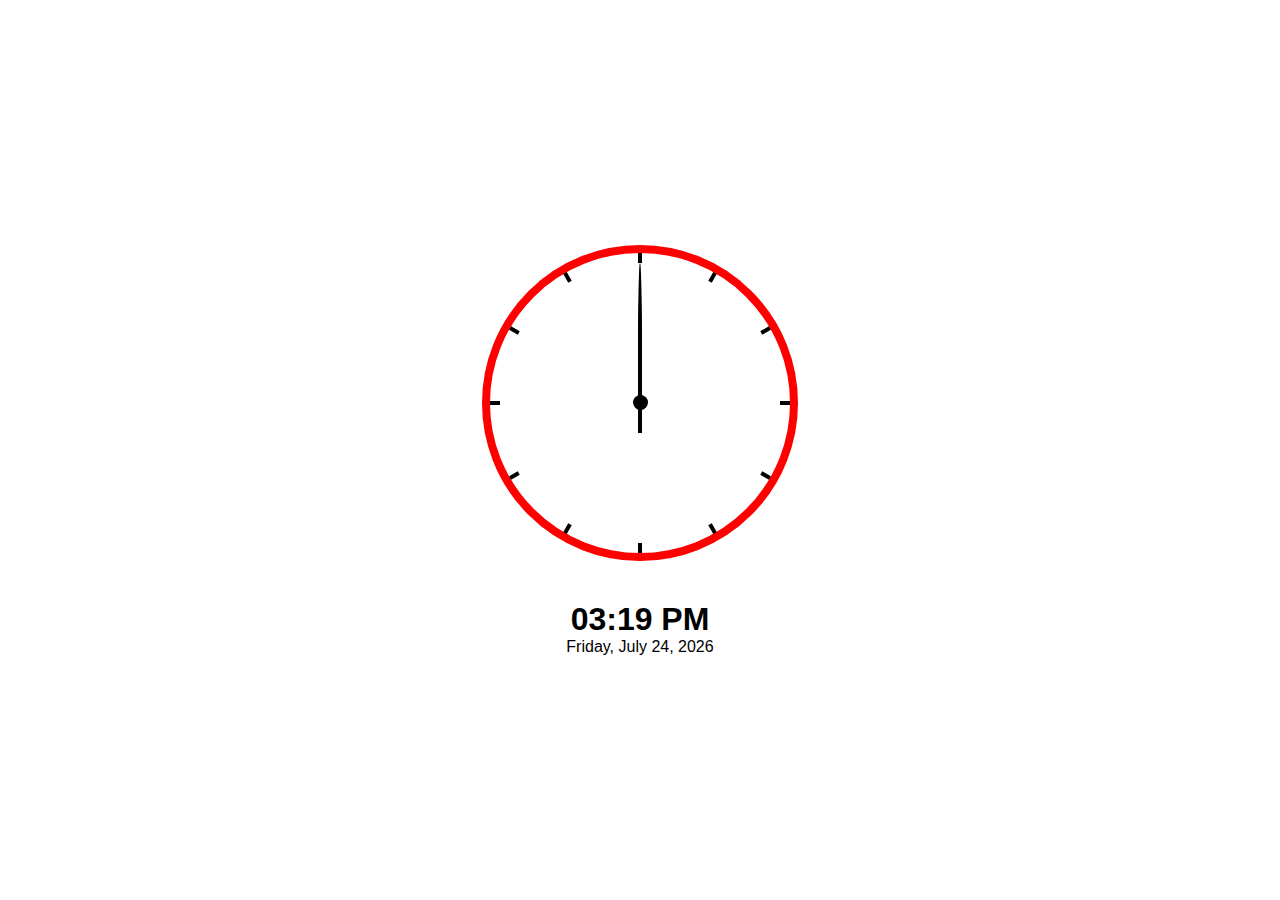
<file: analog clock/index.html>
<!DOCTYPE html>
<html lang="en">
  <head>
    <meta charset="UTF-8" />
    <meta name="viewport" content="width=device-width, initial-scale=1.0" />
    <title>Analog Clock</title>
    <link rel="stylesheet" href="styles.css" />
  </head>
  <body>
    <div class="container">
      <div class="clock">
        <div class="center"></div>
        <div class="hand second-hand">
          <div></div>
        </div>
        <div class="hand minute-hand">
          <div></div>
        </div>
        <div class="hand hour-hand">
          <div></div>
        </div>
      </div>
      <div class="day-time">
        <h1 class="time"></h1>
        <p class="day"></p>
      </div>
    </div>
    <script src="script.js"></script>
  </body>
</html>
</file>
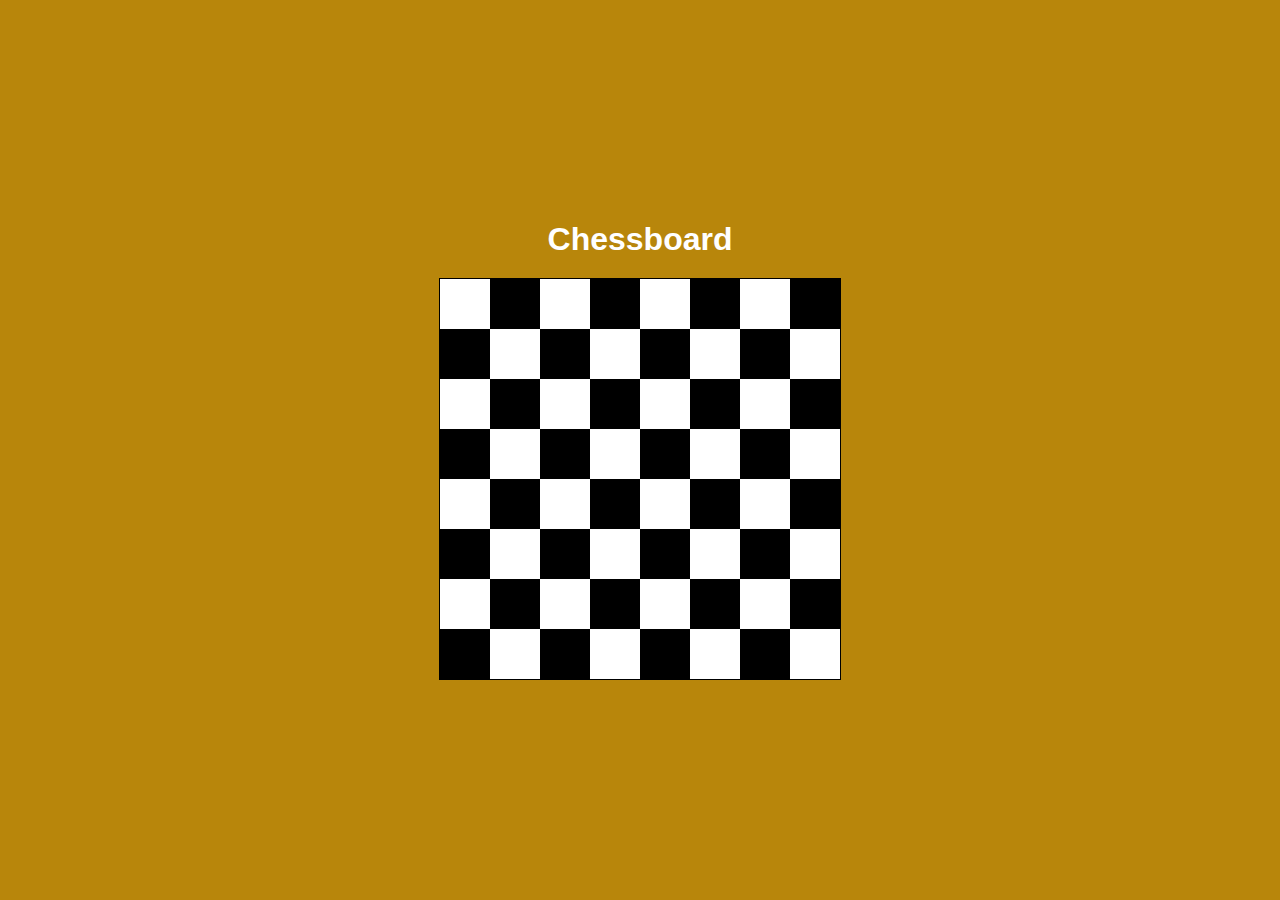
<file: chessboard/index.html>
<!DOCTYPE html>
<html lang="en">
  <head>
    <meta charset="UTF-8" />
    <meta name="viewport" content="width=device-width, initial-scale=1.0" />
    <title>Chessboard</title>
    <link rel="stylesheet" href="styles.css" />
  </head>
  <body>
    <div class="container">
      <h1 class="heading">Chessboard</h1>
      <div class="board"></div>
    </div>
    <script src="script.js"></script>
  </body>
</html>
</file>
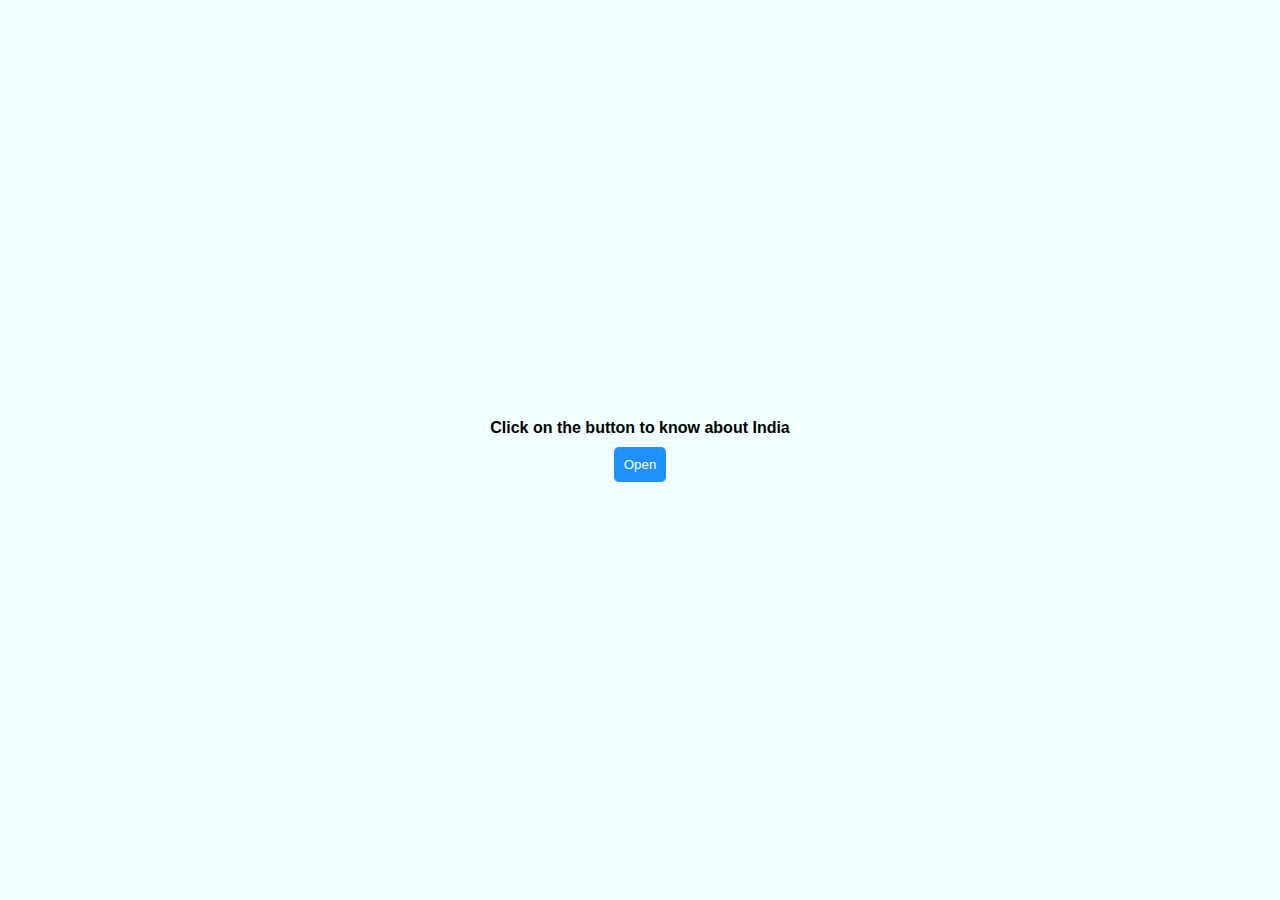
<file: modal/index.html>
<!DOCTYPE html>
<html lang="en">
  <head>
    <meta charset="UTF-8" />
    <meta name="viewport" content="width=device-width, initial-scale=1.0" />
    <title>Modal</title>
    <link rel="stylesheet" href="./styles.css" />
  </head>
  <body>
    <div class="container">
      <div class="control">
        <p>Click on the button to know about India</p>
        <button class="btn" id="open">Open</button>
      </div>
      <div class="modal">
        <div class="modal-header">
          <h2>India</h2>
          <button class="btn" id="close">X</button>
        </div>
        <div class="modal-content">
          <p>
            India, officially the Republic of India, is a country in South Asia.
            It is the seventh-largest country by area the most populous country
            as of June 2023 and from the time of its independence in 1947, the
            world's most populous democracy.
          </p>
          <p>
            Bounded by the Indian Ocean on the south, the Arabian Sea on the
            southwest, and the Bay of Bengal on the southeast, it shares land
            borders with Pakistan to the west China, Nepal, and Bhutan to the
            north and Bangladesh and Myanmar to the east. In the Indian Ocean,
            India is in the vicinity of Sri Lanka and the Maldives its Andaman
            and Nicobar Islands share a maritime border with Thailand, Myanmar,
            and Indonesia.
          </p>
        </div>
      </div>
    </div>
    <script src="./script.js"></script>
  </body>
</html>
</file>
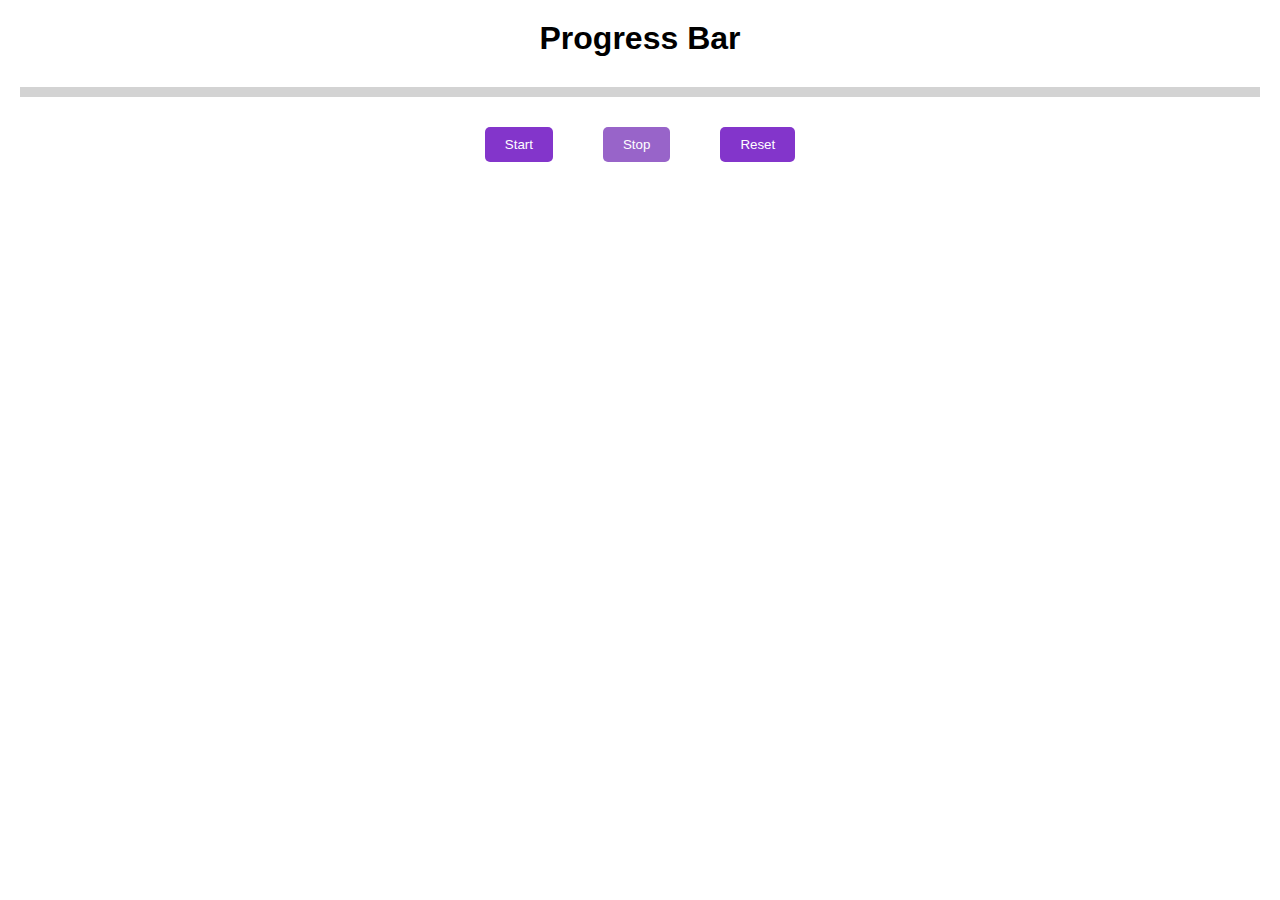
<file: progress bar/index.html>
<!DOCTYPE html>
<html lang="en">
  <head>
    <meta charset="UTF-8" />
    <meta name="viewport" content="width=device-width, initial-scale=1.0" />
    <title>Progress Bar</title>
    <link rel="stylesheet" href="styles.css" />
  </head>
  <body>
    <div class="container">
      <h1 class="heading">Progress Bar</h1>
      <div class="progress-bar">
        <div id="progress"></div>
      </div>
      <div class="buttons">
        <button id="start">Start</button>
        <button id="stop">Stop</button>
        <button id="reset">Reset</button>
      </div>
    </div>
    <script src="script.js"></script>
  </body>
</html>
</file>
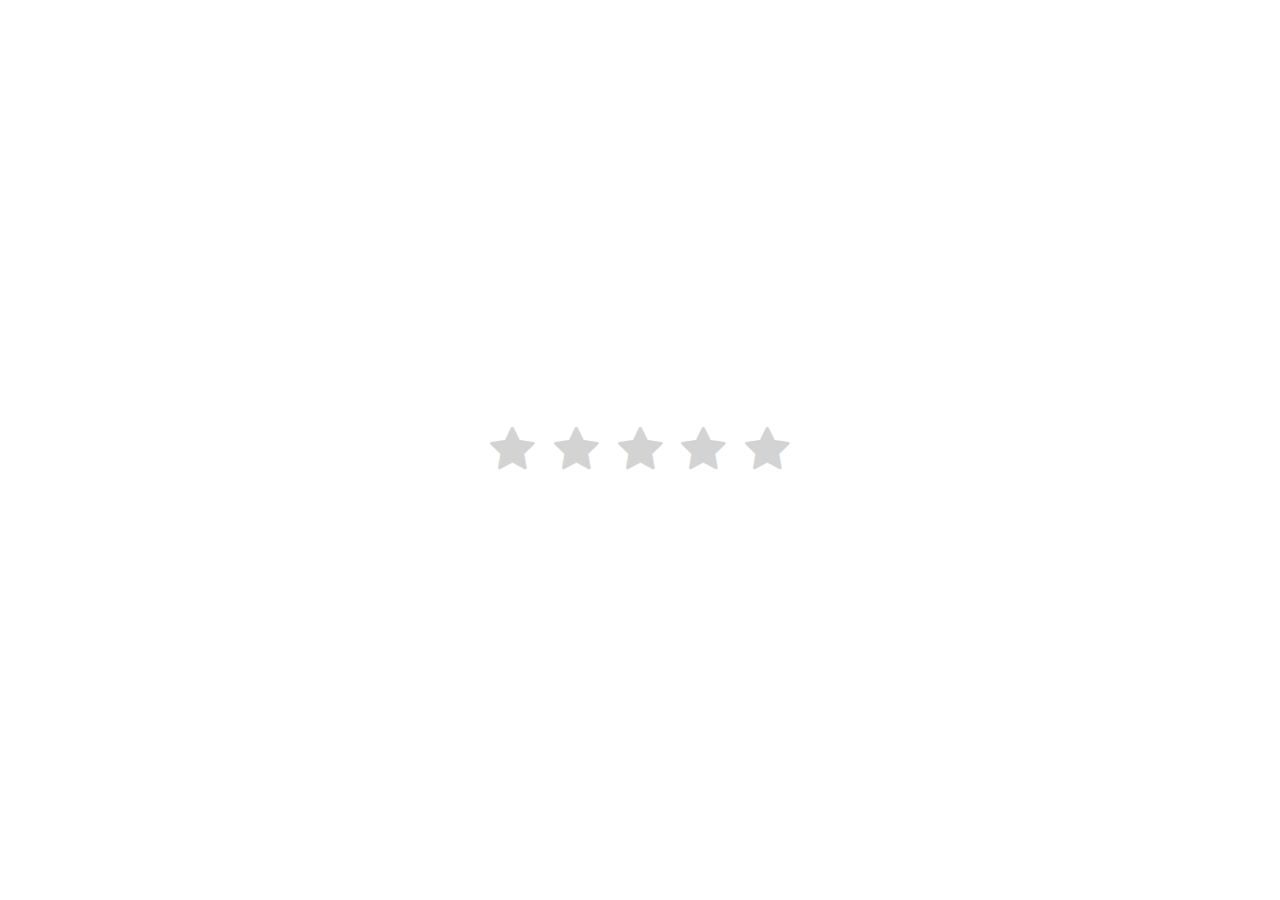
<file: star rating/index.html>
<!DOCTYPE html>
<html lang="en">
  <head>
    <meta charset="UTF-8" />
    <meta name="viewport" content="width=device-width, initial-scale=1.0" />
    <title>Star Rating</title>
    <link
      rel="stylesheet"
      href="https://cdnjs.cloudflare.com/ajax/libs/font-awesome/4.7.0/css/font-awesome.min.css"
    />
    <link rel="stylesheet" href="./styles.css" />
  </head>
  <body>
    <div class="container">
      <div class="wrapper">
        <span class="fa fa-star star"></span>
        <span class="fa fa-star star"></span>
        <span class="fa fa-star star"></span>
        <span class="fa fa-star star"></span>
        <span class="fa fa-star star"></span>
      </div>
    </div>
    <script src="./script.js"></script>
  </body>
</html>
</file>
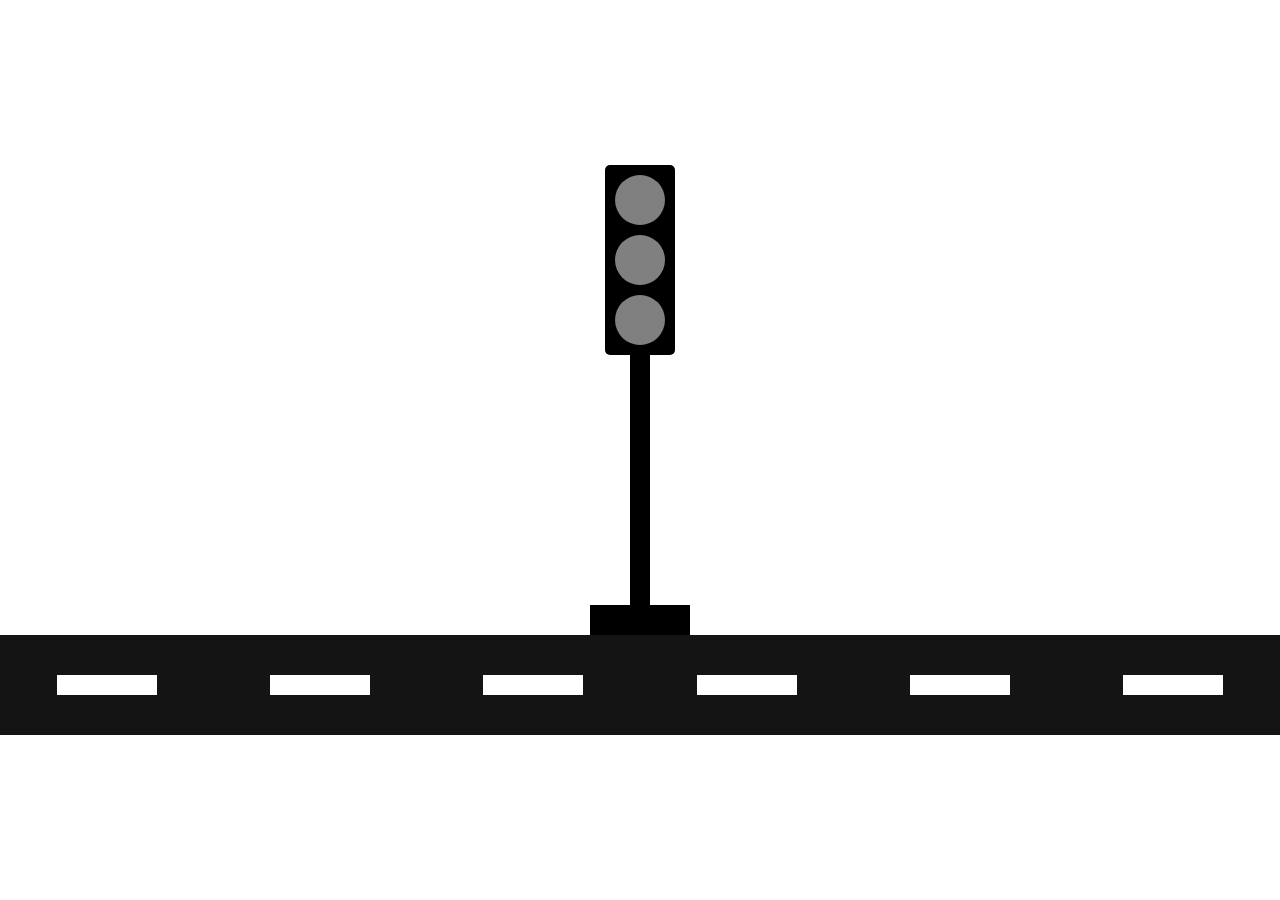
<file: traffic light/index.html>
<!DOCTYPE html>
<html lang="en">
  <head>
    <meta charset="UTF-8" />
    <meta name="viewport" content="width=device-width, initial-scale=1.0" />
    <title>Modal</title>
    <link rel="stylesheet" href="./styles.css" />
  </head>
  <body>
    <div class="container">
      <div class="traffic-light">
        <div class="light-box">
          <div class="light"></div>
          <div class="light"></div>
          <div class="light"></div>
        </div>
        <div class="light-pole"></div>
        <div class="light-base"></div>
      </div>
      <div class="road">
        <div class="strip"></div>
        <div class="strip"></div>
        <div class="strip"></div>
        <div class="strip"></div>
        <div class="strip"></div>
        <div class="strip"></div>
      </div>
    </div>
    <script src="./script.js"></script>
  </body>
</html>
</file>
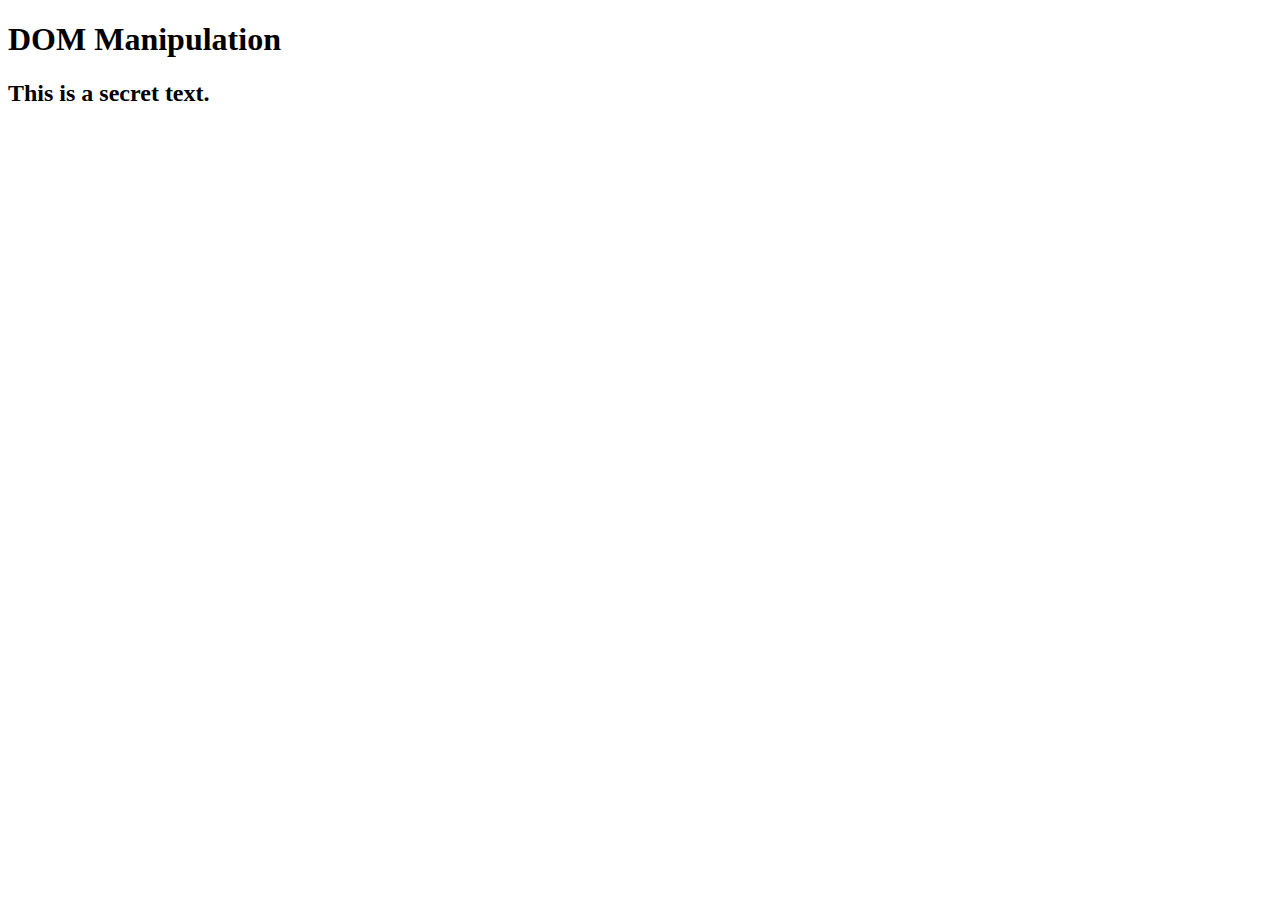
<file: domManipulationCurrying.html>
<!-- DOM manipulation using currying -->
<!DOCTYPE html>
<html lang="en">
  <head>
    <meta charset="UTF-8" />
    <meta name="viewport" content="width=device-width, initial-scale=1.0" />
    <title>DOM Manipulation</title>
  </head>
  <body>
    <h1>DOM Manipulation</h1>
    <h2 id="target">Secret</h2>
    <script>
      function currying(id) {
        return function (content) {
          document.querySelector(`#${id}`).innerText = content;
        };
      }
      let target = currying("target");
      target("This is a secret text.");
      setTimeout(() => {
        target("Secret text is changed.");
      }, 4000);
    </script>
  </body>
</html>
</file>
<file: analog clock/styles.css>
* {
  margin: 0;
  font-family: Arial, Helvetica, sans-serif;
}

.container {
  height: 100vh;
  display: flex;
  flex-direction: column;
  justify-content: center;
  align-items: center;
}

.clock {
  width: 300px;
  height: 300px;
  border: 8px solid red;
  border-radius: 50%;
  position: relative;
  display: flex;
  justify-content: center;
  align-items: center;
}

.center {
  width: 15px;
  height: 15px;
  background-color: black;
  border-radius: 50%;
}

.hand {
  height: 100%;
  position: absolute;
  left: 148px;
}

.hand > div {
  width: 100%;
  background-color: black;
  margin-bottom: auto;
  border-top-left-radius: 50%;
  border-top-right-radius: 50%;
}

.second-hand {
  left: 149px;
  width: 2px;
  z-index: -1;
}

.second-hand > div {
  height: 170px;
  margin-top: 10px;
  background-color: dodgerblue;
}

.minute-hand {
  width: 4px;
}

.minute-hand > div {
  height: 170px;
  margin-top: 10px;
}

.hour-hand {
  width: 4px;
}

.hour-hand > div {
  height: 140px;
  margin-top: 40px;
}

.day-time {
  margin-top: 40px;
  text-align: center;
}

.tick {
  height: 100%;
  width: 4px;
  position: absolute;
  left: 148px;
}

.point {
  height: 10px;
  width: 100%;
  background-color: black;
}
</file>
<file: chessboard/styles.css>
* {
  margin: 0;
}

.container {
  height: 100vh;
  display: flex;
  flex-direction: column;
  justify-content: center;
  align-items: center;
  background-color: darkgoldenrod;
}

.heading {
  color: white;
  font-family: Arial, Helvetica, sans-serif;
  margin-bottom: 20px;
}

.board {
  display: flex;
  flex-wrap: wrap;
  width: 400px;
  height: 400px;
  border: 1px solid black;
}

.cube {
  width: 50px;
  height: 50px;
}

.white {
  background-color: white;
}

.black {
  background-color: black;
}

.over {
  background-color: darkcyan;
}

.path {
  background-color: royalblue;
}

.selected {
  background-color: blue;
}
</file>
<file: modal/styles.css>
* {
  margin: 0;
  font-family: "Segoe UI", Tahoma, Geneva, Verdana, sans-serif;
}

.container {
  height: 100vh;
  display: flex;
  justify-content: center;
  align-items: center;
  background-color: azure;
}

.control {
  text-align: center;
  font-weight: bold;
}

.control > p {
  margin-bottom: 10px;
}

.btn {
  background-color: dodgerblue;
  color: white;
  border: none;
  border-radius: 5px;
  padding: 10px;
  cursor: pointer;
}

.modal {
  border-radius: 5px;
  background-color: white;
  position: fixed;
  transform: scale(0);
  width: 50%;
  transition: all 0.5s ease-in-out;
}

.modal-header {
  display: flex;
  justify-content: space-between;
  align-items: center;
  padding: 10px;
  border-bottom: 2px solid lightgray;
}

.modal-content {
  padding: 10px;
}
</file>
<file: progress bar/styles.css>
* {
  margin: 0;
  font-family: Arial, Helvetica, sans-serif;
}

.container {
  padding: 20px;
}

h1 {
  text-align: center;
}

.progress-bar {
  height: 10px;
  background-color: lightgray;
  margin: 30px 0;
}

#progress {
  height: 100%;
  width: 0;
  background-color: #8335cb;
}

.buttons {
  display: flex;
  justify-content: center;
  gap: 50px;
}

.buttons > button {
  padding: 10px 20px;
  background-color: #8335cb;
  color: #ffffff;
  border: none;
  border-radius: 5px;
  cursor: pointer;
}

.buttons > button:disabled {
  background-color: #9864c9;
  cursor: not-allowed;
}
</file>
<file: star rating/styles.css>
* {
  margin: 0;
}

.container {
  height: 100vh;
  display: flex;
  justify-content: center;
  align-items: center;
}

.wrapper {
  display: flex;
  justify-content: space-between;
  width: 300px;
}

.star {
  font-size: 48px;
  color: lightgray;
}

.checked {
  color: gold;
}

.over {
  color: palegoldenrod;
}
</file>
<file: traffic light/styles.css>
* {
  margin: 0;
}

.container {
  height: 100vh;
  display: flex;
  flex-direction: column;
  justify-content: center;
  align-items: center;
}

.traffic-light {
  display: flex;
  flex-direction: column;
  justify-content: center;
  align-items: center;
}

.light-box {
  background-color: black;
  border-radius: 5px;
}

.light {
  width: 50px;
  height: 50px;
  border-radius: 50%;
  margin: 10px;
  background-color: grey;
}

.red-light {
  background-color: red;
}

.yellow-light {
  background-color: yellow;
}

.green-light {
  background-color: green;
}

.light-pole {
  width: 20px;
  height: 250px;
  background-color: black;
}

.light-base {
  width: 100px;
  height: 30px;
  background-color: black;
}

.road {
  width: 100%;
  height: 100px;
  background-color: #141414;
  display: flex;
  justify-content: space-around;
  align-items: center;
}

.strip {
  width: 100px;
  height: 20px;
  background-color: white;
}
</file>
